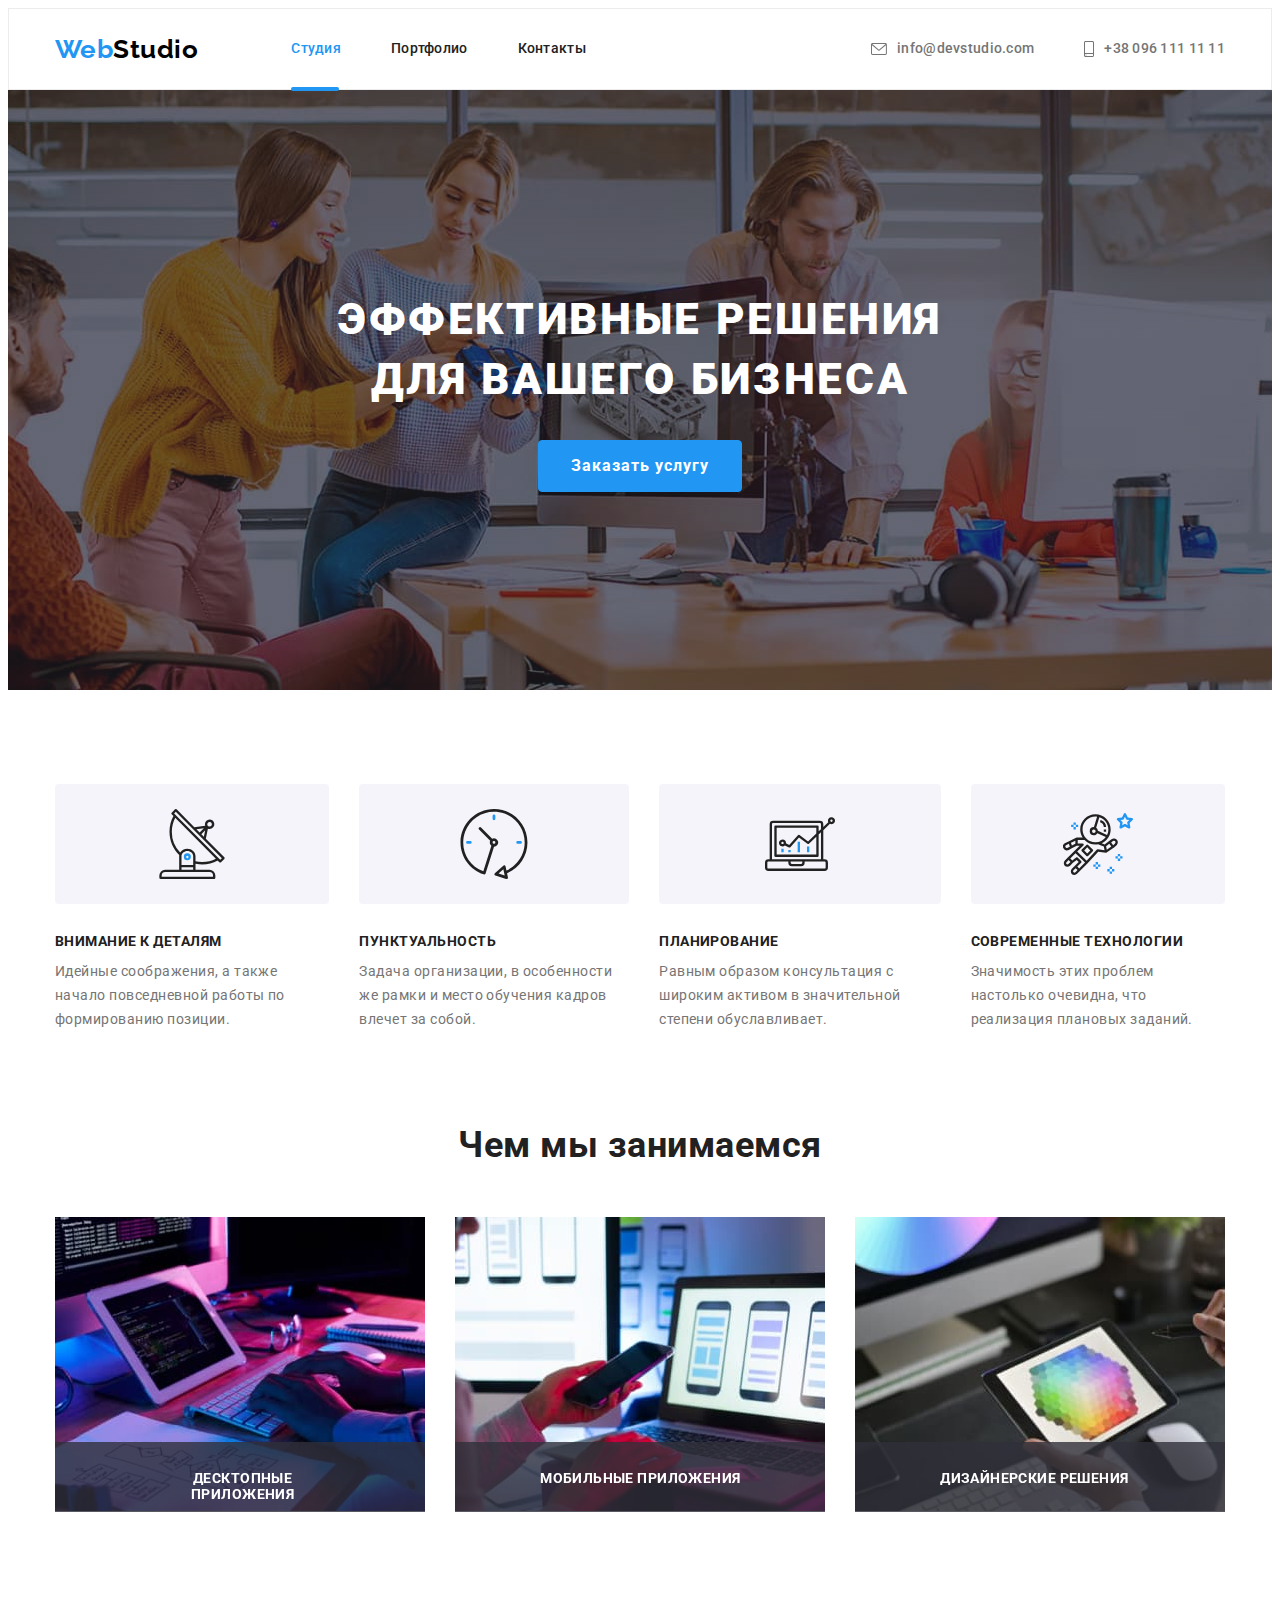
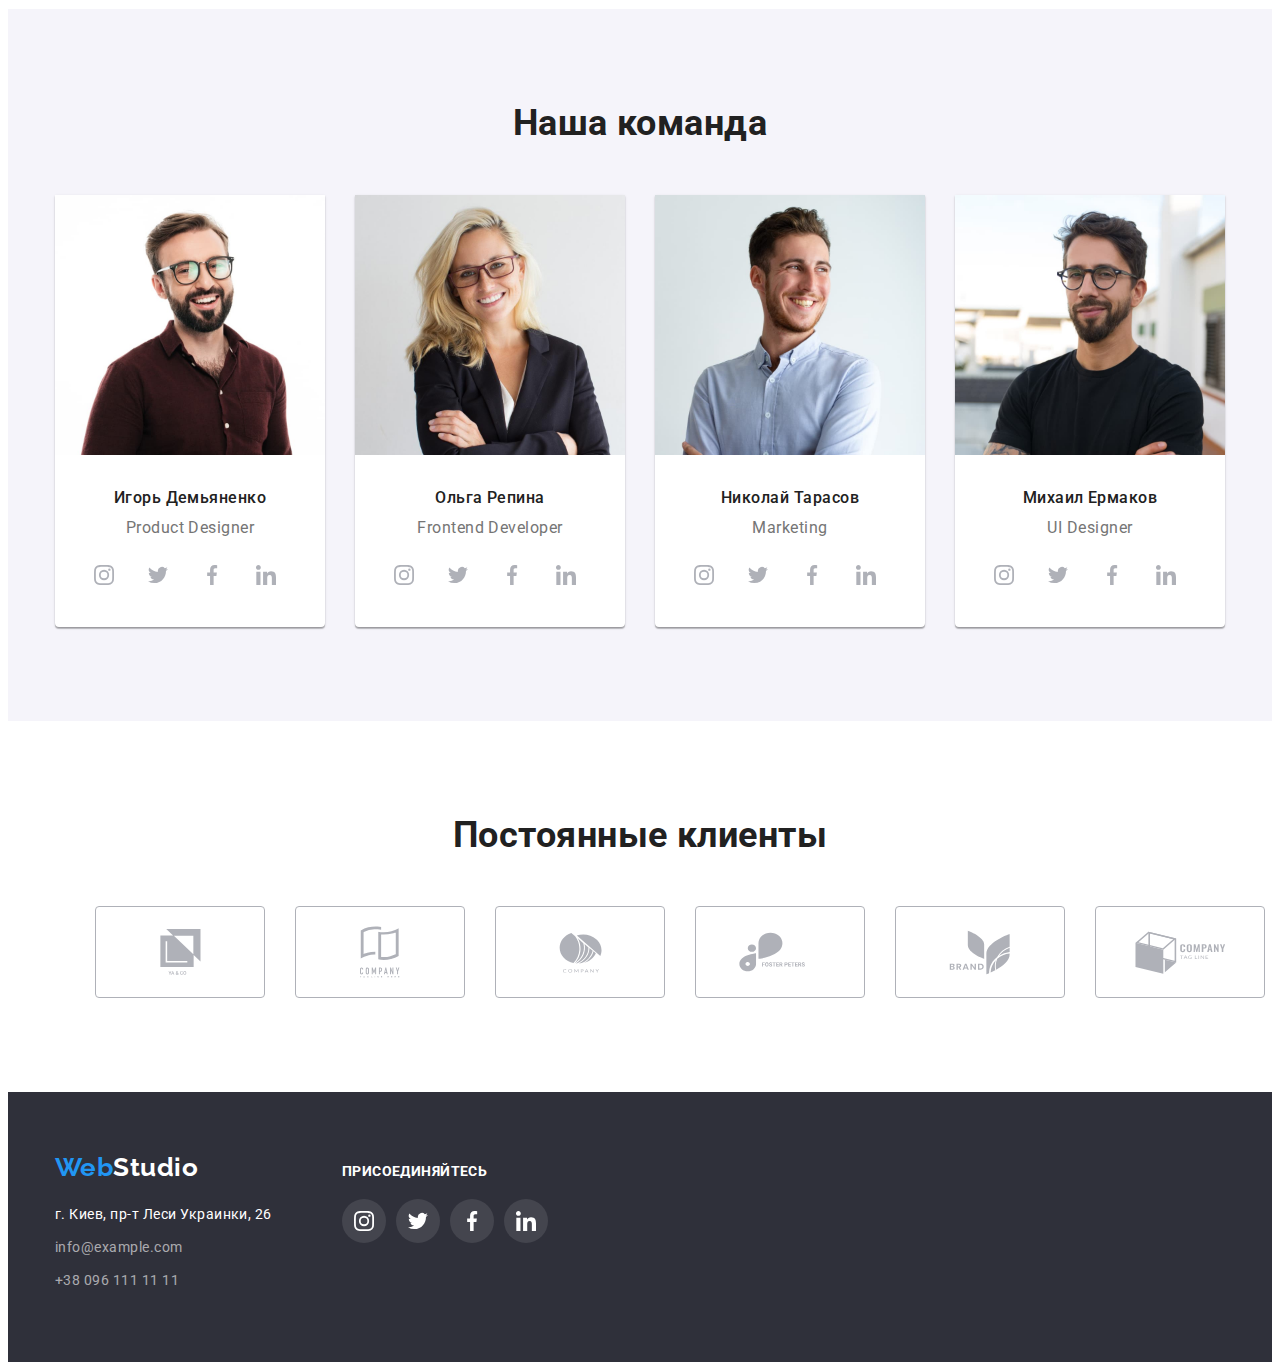
<file: index.html>
<!DOCTYPE html>
<html lang="ru">
  <head>
    <meta charset="UTF-8" />
    <meta http-equiv="X-UA-Compatible" content="IE=edge" />
    <meta name="viewport" content="width=device-width, initial-scale=1.0" />
    <title>Document</title>
    <link
      href="https://fonts.googleapis.com/css2?family=Raleway:wght@700&family=Roboto:wght@400;500;700;900&display=swap"
      rel="stylesheet"
    />
    <link
      rel="stylesheet"
      href="https://cdnjs.cloudflare.com/ajax/libs/modern-normalize/1.1.0/modern-normalize.min.css"
      integrity="sha512-wpPYUAdjBVSE4KJnH1VR1HeZfpl1ub8YT/NKx4PuQ5NmX2tKuGu6U/JRp5y+Y8XG2tV+wKQpNHVUX03MfMFn9Q=="
      crossorigin="anonymous"
      referrerpolicy="no-referrer"
    />
    <link rel="stylesheet" href="./css/styles.css" />
  </head>
  <body class="page">
    <!-- Шапка -->
    <header>
      <div class="container">
        <nav class="main-nav-cont">
          <a href="./index.html" class="logo"
            ><span class="logo-part">Web</span
            ><span class="logo-parttwo">Studio</span></a
          >
          <ul class="site-nav list">
            <li class="nav-item">
              <a href="./index.html" class="link nav-active nav-active-studio"
                >Студия</a
              >
            </li>

            <li class="nav-item">
              <a href="./portfolio.html" class="link">Портфолио</a>
            </li>
            <li class="nav-item"><a href="" class="link">Контакты</a></li>
          </ul>

          <ul class="contact list">
            <li class="contact-item">
              <a href="mailto:info@devstudio.com" class="info"
                ><svg class="icon-letter">
                  <use href="./images/icon/icons.svg#letter"></use>
                </svg>
                info@devstudio.com</a
              >
            </li>
            <li class="contact-item">
              <a href="tel:+380961111111" class="info"
                ><svg class="icon-smartphone">
                  <use href="./images/icon/icons.svg#smartphone"></use>
                </svg>
                +38 096 111 11 11</a
              >
            </li>
          </ul>
        </nav>
      </div>
    </header>
    <!-- Уникальный контент страницы -->
    <main>
      <!-- Герой -->
      <section class="hero">
        <div class="container hero-center">
          <h1 class="hero-title">
            Эффективные решения <br />
            для вашего бизнеса
          </h1>
          <button data-modal-open type="button" class="button-general">
            Заказать услугу
          </button>
          <!-- Модальное окно -->
          <div class="backdrop is-hidden" data-modal>
            <div class="modal">
              <button class="btn-close" data-modal-close type="button">
                <svg class="close-svg">
                  <use href="./images/icon/icons.svg#vector"></use>
                </svg>
              </button>
            </div>
          </div>
        </div>
      </section>
      <!-- Пункты эфективного бизнеса -->
      <section class="section">
        <div class="container">
          <h2 class="opacity">Пункты эфективного бизнеса</h2>
          <ul class="list items-way">
            <li class="li-way icon-antena">
              <div class="container-tile">
                <svg class="">
                  <use href="./images/icon/icons.svg#antenna"></use>
                </svg>
              </div>
              <h3 class="subtitle">Внимание к деталям</h3>
              <p class="item">
                Идейные соображения, а также начало повседневной работы по
                формированию позиции.
              </p>
            </li>
            <li class="li-way icon-clock">
              <div class="container-tile">
                <svg class="">
                  <use href="./images/icon/icons.svg#clock"></use>
                </svg>
              </div>
              <h3 class="subtitle">Пунктуальность</h3>
              <p class="item">
                Задача организации, в особенности же рамки и место обучения
                кадров влечет за собой.
              </p>
            </li>
            <li class="li-way icon-diagram">
              <div class="container-tile">
                <svg class="">
                  <use href="./images/icon/icons.svg#diagram"></use>
                </svg>
              </div>
              <h3 class="subtitle">Планирование</h3>
              <p class="item">
                Равным образом консультация с широким активом в значительной
                степени обуславливает.
              </p>
            </li>
            <li class="li-way icon-cosmonavt">
              <div class="container-tile">
                <svg class="">
                  <use href="./images/icon/icons.svg#cosmonavt"></use>
                </svg>
              </div>
              <h3 class="subtitle">Современные технологии</h3>
              <p class="item">
                Значимость этих проблем настолько очевидна, что реализация
                плановых заданий.
              </p>
            </li>
          </ul>
        </div>
      </section>
      <!-- Род занятий -->
      <section class="section-doing">
        <div class="container">
          <h2 class="doing">Чем мы занимаемся</h2>
          <ul class="list doing-ul">
            <li class="doing-li">
              <div class="doing-bgc">
                <h3 class="doing-title">Десктопные приложения</h3>
                <img
                  src="./images/img/coder.jpg"
                  alt="кодирование на планшете"
                  width="370"
                />
              </div>
            </li>
            <li class="doing-li">
              <div class="doing-bgc">
                <h3 class="doing-title">Мобильные приложения</h3>
                <img
                  src="./images/img/format.jpg"
                  alt="оптимизация под мобильную версию на ноутбуке"
                  width="370"
                />
              </div>
            </li>
            <li class="doing-li">
              <div class="doing-bgc">
                <h3 class="doing-title">Дизайнерские решения</h3>
                <img
                  src="./images/img/color.jpg"
                  alt="стилизация на планшете"
                  width="370"
                />
              </div>
            </li>
          </ul>
        </div>
      </section>
      <!-- Команда -->
      <section class="section section-team">
        <div class="container">
          <h2 class="team">Наша команда</h2>
          <ul class="list team-ul">
            <li class="team-li">
              <img
                src="./images/img/productdesigner.jpg"
                alt="Product Designer"
                width="270"
              />
              <div class="text-team">
                <h3 class="name-team">Игорь Демьяненко</h3>
                <p lang="en" class="item-team">Product Designer</p>

                <ul class="social-team">
                  <li>
                    <a class="logo-social" href=""
                      ><svg>
                        <use href="./images/icon/icons.svg#insta"></use>
                      </svg>
                    </a>
                  </li>
                  <li>
                    <a class="logo-social" href=""
                      ><svg>
                        <use href="./images/icon/icons.svg#twitter"></use>
                      </svg>
                    </a>
                  </li>
                  <li>
                    <a class="logo-social" href=""
                      ><svg>
                        <use href="./images/icon/icons.svg#facebook"></use>
                      </svg>
                    </a>
                  </li>
                  <li>
                    <a class="logo-social" href="">
                      <svg>
                        <use href="./images/icon/icons.svg#linkin"></use>
                      </svg>
                    </a>
                  </li>
                </ul>
              </div>
            </li>
            <li class="team-li">
              <img
                src="./images/img/frontenddeveloper.jpg"
                alt="Frontend Developer"
                width="270"
              />
              <div class="text-team">
                <h3 class="name-team">Ольга Репина</h3>
                <p lang="en" class="item-team">Frontend Developer</p>
                <ul class="social-team">
                  <li>
                    <a class="logo-social" href=""
                      ><svg>
                        <use href="./images/icon/icons.svg#insta"></use>
                      </svg>
                    </a>
                  </li>
                  <li>
                    <a class="logo-social" href=""
                      ><svg >
                        <use href="./images/icon/icons.svg#twitter"></use>
                      </svg>
                    </a>
                  </li>
                  <li>
                    <a class="logo-social" href=""
                      ><svg >
                        <use href="./images/icon/icons.svg#facebook"></use>
                      </svg>
                    </a>
                  </li>
                  <li>
                    <a class="logo-social" href="">
                      <svg >
                        <use href="./images/icon/icons.svg#linkin"></use>
                      </svg>
                    </a>
                  </li>
                </ul>
              </div>
            </li>
            <li class="team-li">
              <img
                src="./images/img/marketing.jpg"
                alt="Marketing"
                width="270"
              />
              <div class="text-team">
                <h3 class="name-team">Николай Тарасов</h3>
                <p lang="en" class="item-team">Marketing</p>
                <ul class="social-team">
                  <li>
                    <a class="logo-social" href=""
                      ><svg>
                        <use href="./images/icon/icons.svg#insta"></use>
                      </svg>
                    </a>
                  </li>
                  <li>
                    <a class="logo-social" href=""
                      ><svg >
                        <use href="./images/icon/icons.svg#twitter"></use>
                      </svg>
                    </a>
                  </li>
                  <li>
                    <a class="logo-social" href=""
                      ><svg>
                        <use href="./images/icon/icons.svg#facebook"></use>
                      </svg>
                    </a>
                  </li>
                  <li>
                    <a class="logo-social" href="">
                      <svg>
                        <use href="./images/icon/icons.svg#linkin"></use>
                      </svg>
                    </a>
                  </li>
                </ul>
              </div>
            </li>
            <li class="team-li">
              <img
                src="./images/img/uidesigner.jpg"
                alt="UI Designer"
                width="270"
              />
              <div class="text-team">
                <h3 class="name-team">Михаил Ермаков</h3>
                <p lang="en" class="item-team">UI Designer</p>
                <ul class="social-team">
                  <li>
                    <a class="logo-social" href=""
                      ><svg>
                        <use href="./images/icon/icons.svg#insta"></use>
                      </svg>
                    </a>
                  </li>
                  <li>
                    <a class="logo-social" href=""
                      ><svg>
                        <use href="./images/icon/icons.svg#twitter"></use>
                      </svg>
                    </a>
                  </li>
                  <li>
                    <a class="logo-social" href=""
                      ><svg>
                        <use href="./images/icon/icons.svg#facebook"></use>
                      </svg>
                    </a>
                  </li>
                  <li>
                    <a class="logo-social" href="">
                      <svg >
                        <use href="./images/icon/icons.svg#linkin"></use>
                      </svg>
                    </a>
                  </li>
                </ul>
              </div>
            </li>
          </ul>
        </div>
      </section>
      <!-- Постоянные клиенты -->
      <section class="section">
        <div class="container">
          <h2 class="always-clines">Постоянные клиенты</h2>

          <ul class="wrapper-container">
            <li class="clines-container">
              <a href=""
                ><svg class="clines yaco">
                  <use href="./images/icon/icons.svg#yaco"></use></svg
              ></a>
            </li>
            <li class="clines-container">
              <a href=""
                ><svg class="clines company-here">
                  <use href="./images/icon/icons.svg#company-here"></use></svg
              ></a>
            </li>
            <li class="clines-container">
              <a href=""
                ><svg class="clines company">
                  <use href="./images/icon/icons.svg#company"></use></svg
              ></a>
            </li>
            <li class="clines-container">
              <a href="">
                <svg class="clines foster-peters">
                  <use href="./images/icon/icons.svg#foster-peters"></use></svg
              ></a>
            </li>
            <li class="clines-container">
              <a href=""
                ><svg class="clines brand">
                  <use href="./images/icon/icons.svg#brand"></use></svg
              ></a>
            </li>
            <li class="clines-container">
              <a href=""
                ><svg class="clines tag-line">
                  <use href="./images/icon/icons.svg#tag-line"></use></svg
              ></a>
            </li>
          </ul>
        </div>
      </section>
    </main>
    <!-- Подвал -->
    <footer class="footer">
      <div class="container">
        <div class="footer-container">
          <div>
            <a href="./index.html" class="logo"
              ><span class="logo-part">Web</span
              ><span class="logo-low">Studio</span></a
            >
            <ul class="contact-footer list">
              <li class="map-li">
                <a
                  href="https://www.google.com.ua/maps/place/%D0%B1%D1%83%D0%BB.+%D0%9B%D0%B5%D1%81%D0%B8+%D0%A3%D0%BA%D1%80%D0%B0%D0%B8%D0%BD%D0%BA%D0%B8,+26,+%D0%9A%D0%B8%D0%B5%D0%B2,+02000/@50.4265807,30.5361971,17z/data=!3m1!4b1!4m5!3m4!1s0x40d4cf0e033ecbe9:0x57a4dffefec77da0!8m2!3d50.4265807!4d30.5383858?hl=ru"
                  target="_blank"
                  rel="noopener noreferrer"
                  class="map"
                  >г. Киев, пр-т Леси Украинки, 26</a
                >
              </li>
              <li class="info-li">
                <a href="mailto:info@example.com" class="info-footer"
                  >info@example.com</a
                >
              </li>
              <li class="info-li">
                <a href="tel:+380961111111" class="info-footer"
                  >+38 096 111 11 11</a
                >
              </li>
            </ul>
          </div>
          <div class="join-container">
            <h2 class="injoin">присоединяйтесь</h2>
            <ul class="icon-footer">
              <li>
                <a href=""
                  ><svg>
                    <use href="./images/icon/icons.svg#insta"></use>
                  </svg>
                </a>
              </li>
              <li>
                <a href=""
                  ><svg>
                    <use href="./images/icon/icons.svg#twitter"></use>
                  </svg>
                </a>
              </li>
              <li>
                <a href="">
                  <svg>
                    <use href="./images/icon/icons.svg#facebook"></use>
                  </svg>
                </a>
              </li>
              <li>
                <a href=""
                  ><svg>
                    <use href="./images/icon/icons.svg#linkin"></use>
                  </svg>
                </a>
              </li>
            </ul>
          </div>
        </div>
      </div>
    </footer>
    <script src="./js/modal.js"></script>
  </body>
</html>
</file>
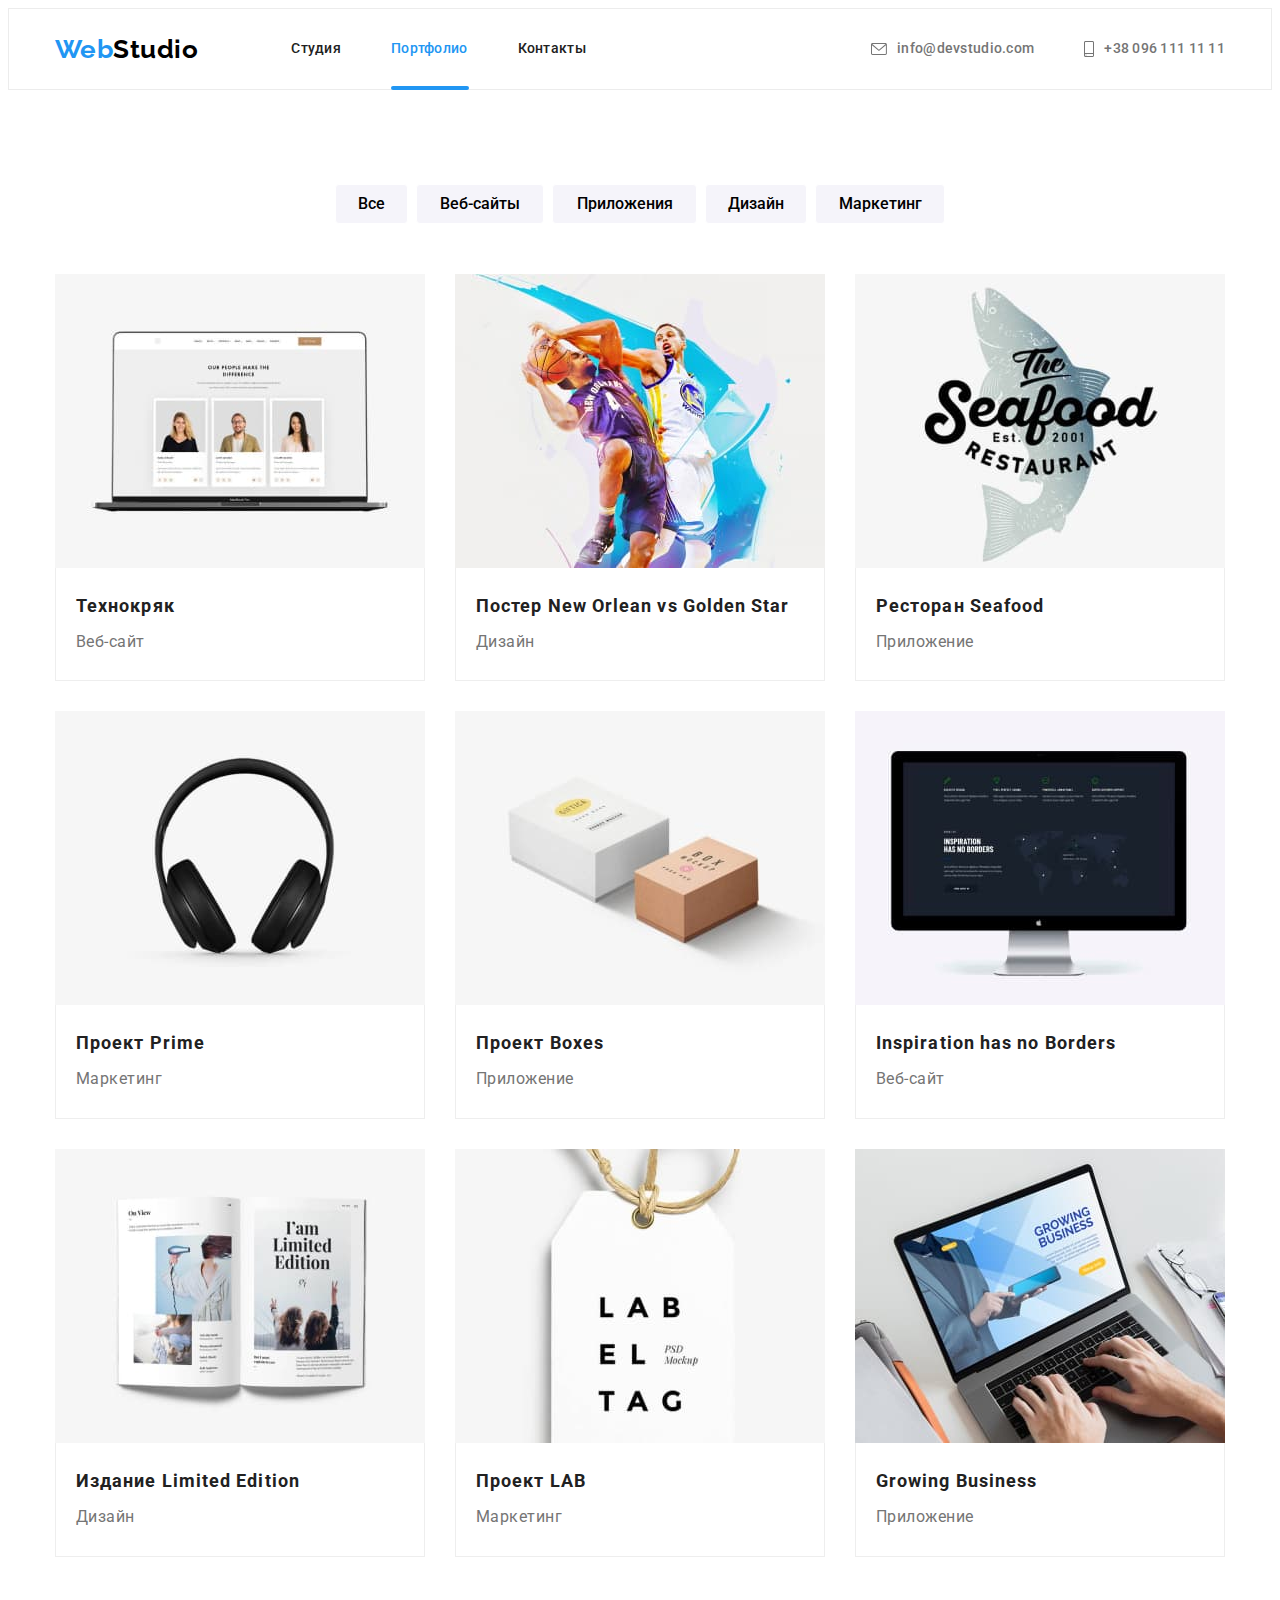
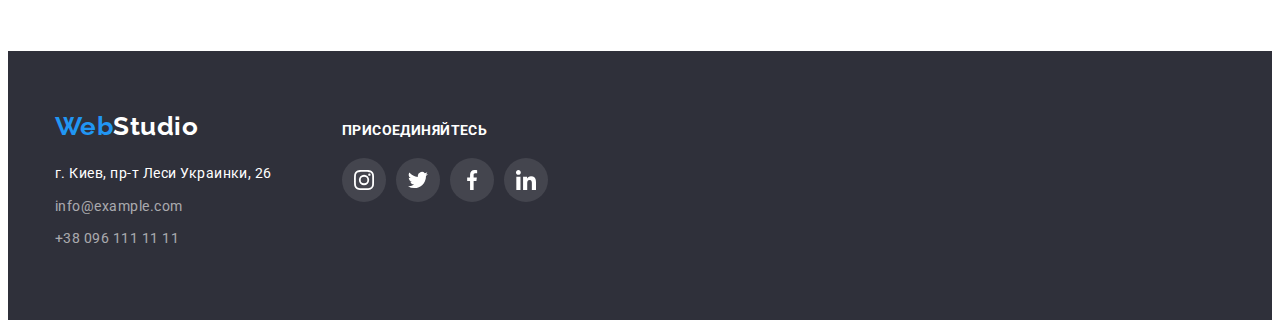
<file: portfolio.html>
<!DOCTYPE html>
<html lang="ru">
  <head>
    <meta charset="UTF-8" />
    <meta http-equiv="X-UA-Compatible" content="IE=edge" />
    <meta name="viewport" content="width=device-width, initial-scale=1.0" />
    <title>Document</title>
    <link
      href="https://fonts.googleapis.com/css2?family=Raleway:wght@700&family=Roboto:wght@400;500;700;900&display=swap"
      rel="stylesheet"
    />
    <link
      rel="stylesheet"
      href="https://cdnjs.cloudflare.com/ajax/libs/modern-normalize/1.1.0/modern-normalize.min.css"
      integrity="sha512-wpPYUAdjBVSE4KJnH1VR1HeZfpl1ub8YT/NKx4PuQ5NmX2tKuGu6U/JRp5y+Y8XG2tV+wKQpNHVUX03MfMFn9Q=="
      crossorigin="anonymous"
      referrerpolicy="no-referrer"
    />
    <link rel="stylesheet" href="./css/styles.css" />
  </head>
  <body>
    <!-- Шапка -->
    <header>
      <div class="container">
        <nav class="main-nav-cont">
          <a href="./index.html" class="logo"
            ><span class="logo-part">Web</span
            ><span class="logo-parttwo">Studio</span></a
          >
          <ul class="site-nav list">
            <li class="nav-item">
              <a href="./index.html" class="link">Студия</a>
            </li>
            <li class="nav-item">
              <a href="./portfolio.html" class="link nav-active nav-active-portfolio">Портфолио</a>
               
            </li>
            <div class="portfolio-line"></div>
            <li class="nav-item"><a href="" class="link">Контакты</a></li>
          </ul>

          <ul class="contact list">
            <li class="contact-item">
              <a href="mailto:info@devstudio.com" class="info"
                ><svg class="icon-letter">
                  <use href="./images/icon/icons.svg#letter"></use>
                </svg>
                info@devstudio.com</a
              >
            </li>
            <li class="contact-item">
              <a href="tel:+380961111111" class="info"
                ><svg class="icon-smartphone">
                  <use href="./images/icon/icons.svg#smartphone"></use>
                </svg>
                +38 096 111 11 11</a
              >
            </li>
          </ul>
        </nav>
      </div>
    </header>
    <!-- Герой -->
    <main>
      <!-- Кнопки портфолио -->
      <section class="section">
        <div class="container">
          <h1 class="opacity">Портфолио</h1>
          <ul class="list btn-portfolio">
            <li class="list-portfolio-btn">
              <button type="button" class="secondary-button button-all">
                Все
              </button>
            </li>
            <li class="list-portfolio-btn">
              <button type="button" class="secondary-button button-web">
                Веб-сайты
              </button>
            </li>
            <li class="list-portfolio-btn">
              <button type="button" class="secondary-button button-app">
                Приложения
              </button>
            </li>
            <li class="list-portfolio-btn">
              <button type="button" class="secondary-button button-dis">
                Дизайн
              </button>
            </li>
            <li class="list-portfolio-btn">
              <button type="button" class="secondary-button button-marketing">
                Маркетинг
              </button>
            </li>
          </ul>
          <!-- Список портфолио -->
          <ul class="list list-portfolio">
            <li class="li-portfolio">
              <div class="portfolio-fon">
              <img
                src="./images/img-page-two/tehnokryak.jpg"
                alt="ноутбук"
                width="370"
              /> <div class="portfolio-p"><p>Ресурс предлагает комплексные предложения с разным уровнем функционала и сервисов. Все это позволит посетителю получить исчерпывающие сведения о компании или частном лице.</p>
              </div>
           
              </div>
              <div class="items-li">
                <h2 class="item-portfolio">Технокряк</h2>
                <p class="direction">Веб-сайт</p>
              </div>
            </li>
            <li class="li-portfolio">
               <div class="portfolio-fon">
              <img
                src="./images/img-page-two/poster.jpg"
                alt="постер баскетбол"
                width="370"
              /> <div class="portfolio-p"><p>Ресурс предлагает комплексные предложения с разным уровнем функционала и сервисов. Все это позволит посетителю получить исчерпывающие сведения о компании или частном лице.</p>
              </div>
           
              </div>
              <div class="items-li">
                <h2 class="item-portfolio">Постер New Orlean vs Golden Star</h2>
                <p class="direction">Дизайн</p>
              </div>
            </li>
            <li class="li-portfolio">
               <div class="portfolio-fon">
              <img
                src="./images/img-page-two/restaurant.jpg"
                alt="ресторан"
                width="370"
              /> <div class="portfolio-p"><p>Ресурс предлагает комплексные предложения с разным уровнем функционала и сервисов. Все это позволит посетителю получить исчерпывающие сведения о компании или частном лице.</p>
              </div>
           
              </div>
              <div class="items-li">
                <h2 class="item-portfolio">Ресторан Seafood</h2>
                <p class="direction">Приложение</p>
              </div>
            </li>
            <li class="li-portfolio">
               <div class="portfolio-fon">
              <img
                src="./images/img-page-two/prime.jpg"
                alt="наушники"
                width="370"
              /> <div class="portfolio-p"><p>Ресурс предлагает комплексные предложения с разным уровнем функционала и сервисов. Все это позволит посетителю получить исчерпывающие сведения о компании или частном лице.</p>
              </div>
           
              </div>
              <div class="items-li">
                <h2 class="item-portfolio">Проект Prime</h2>
                <p class="direction">Маркетинг</p>
              </div>
            </li>
            <li class="li-portfolio">
               <div class="portfolio-fon">
              <img
                src="./images/img-page-two/box.jpg"
                alt="коробка"
                width="370"
              /> <div class="portfolio-p"><p>Ресурс предлагает комплексные предложения с разным уровнем функционала и сервисов. Все это позволит посетителю получить исчерпывающие сведения о компании или частном лице.</p>
              </div>
           
              </div>
              <div class="items-li">
                <h2 class="item-portfolio">Проект Boxes</h2>
                <p class="direction">Приложение</p>
              </div>
            </li>
            <li class="li-portfolio">
              <div class="portfolio-fon">
              <img
                src="./images/img-page-two/borders.jpg"
                alt="монитор"
                width="370"
              />
              <div class="portfolio-p"><p>Ресурс предлагает комплексные предложения с разным уровнем функционала и сервисов. Все это позволит посетителю получить исчерпывающие сведения о компании или частном лице.</p>
              </div>
           
              </div>
              <div class="items-li">
                <h2 lang="en" class="item-portfolio">
                  Inspiration has no Borders
                </h2>
                <p class="direction">Веб-сайт</p>
              </div>
            </li>
            <li class="li-portfolio">
              <div class="portfolio-fon">
              <img
                src="./images/img-page-two/limedition.jpg"
                alt="журнал"
                width="370"
              />   <div class="portfolio-p"><p>Ресурс предлагает комплексные предложения с разным уровнем функционала и сервисов. Все это позволит посетителю получить исчерпывающие сведения о компании или частном лице.</p>
              </div>
           
              </div>
              <div class="items-li">
                <h2 class="item-portfolio">Издание Limited Edition</h2>
                <p class="direction">Дизайн</p>
              </div>
            </li>
            <li class="li-portfolio">
               <div class="portfolio-fon">
              <img
                src="./images/img-page-two/lab.jpg"
                alt="бирка"
                width="370"
              /> <div class="portfolio-p"><p>Ресурс предлагает комплексные предложения с разным уровнем функционала и сервисов. Все это позволит посетителю получить исчерпывающие сведения о компании или частном лице.</p>
              </div>
           
              </div>
              <div class="items-li">
                <h2 class="item-portfolio">Проект LAB</h2>
                <p class="direction">Маркетинг</p>
              </div>
            </li>
            <li class="li-portfolio">
               <div class="portfolio-fon">
              <img
                src="./images/img-page-two/business.jpg"
                alt="ноутбук"
                width="370"
              />
              <div class="portfolio-p"><p>Ресурс предлагает комплексные предложения с разным уровнем функционала и сервисов. Все это позволит посетителю получить исчерпывающие сведения о компании или частном лице.</p>
              </div>
           
              </div>
              <div class="items-li">
                <h2 lang="en" class="item-portfolio">Growing Business</h2>
                <p class="direction">Приложение</p>
              </div>
            </li>
          </ul>
        </div>
      </section>
    </main>
    <!--  Подвал -->
        <footer class="footer">
      <div class="container">
        <div class="footer-container">
          <div>
          <a href="./index.html" class="logo"
          ><span class="logo-part">Web</span
          ><span class="logo-low">Studio</span></a
        >
        <ul class="contact-footer list">
          <li class="map-li">
            <a
              href="https://www.google.com.ua/maps/place/%D0%B1%D1%83%D0%BB.+%D0%9B%D0%B5%D1%81%D0%B8+%D0%A3%D0%BA%D1%80%D0%B0%D0%B8%D0%BD%D0%BA%D0%B8,+26,+%D0%9A%D0%B8%D0%B5%D0%B2,+02000/@50.4265807,30.5361971,17z/data=!3m1!4b1!4m5!3m4!1s0x40d4cf0e033ecbe9:0x57a4dffefec77da0!8m2!3d50.4265807!4d30.5383858?hl=ru"
              target="_blank"
              rel="noopener noreferrer"
              class="map"
              >г. Киев, пр-т Леси Украинки, 26</a
            >
          </li>
          <li class="info-li">
            <a href="mailto:info@example.com" class="info-footer"
              >info@example.com</a
            >
          </li>
          <li class="info-li">
            <a href="tel:+380961111111" class="info-footer"
              >+38 096 111 11 11</a
            >
          </li>         
        </ul>
      </div>
      <div class="join-container">
                     <h2 class="injoin">присоединяйтесь</h2>
             <ul class="icon-footer">
              <li><a href=""><svg>
            <use href="./images/icon/icons.svg#insta"></use>
          </svg>
        </a>
      </li>
              <li><a href=""><svg>
            <use href="./images/icon/icons.svg#twitter"></use>
          </svg>
        </a>
      </li>
              <li><a href=""> <svg>
            <use href="./images/icon/icons.svg#facebook"></use>
          </svg>
        </a>
      </li>
              <li><a href=""><svg>
            <use href="./images/icon/icons.svg#linkin"></use>
          </svg>
        </a>
      </li>
        </ul>
        </div>
        </div>
      </div>
    </footer>
  </body>
</html>
</file>
<file: css/styles.css>
html {
  box-sizing: border-box;
}
*,
*::after,
*::before {
 box-sizing: inherit; 
}

:root {
  --primary-text-color:#212121;
  --primary-bg-color:#FFFFFF;
  --accent-color: #2196F3;
  --block-background-color: rgba(47, 48, 58, 0.4);
  --info-color-footer: rgba(255, 255, 255, 0.6);
  --item-contact:#757575;
  --part-of-logo: #000000;
  --secondary-button-color:#F5F4FA;
  --border-color-head:#ECECEC;
  --border-color-portfolio: #EEEEEE;
  --footer-color: #2F303A;
}

body {
  background-color: var(--primary-bg-color);
  color: var(--primary-text-color);
  font-family: Roboto, sans-serif;
  letter-spacing: 0.03em;
}
.container {
  width: 1200px;
  padding-left: 15px;
  padding-right: 15px;
  margin-left: auto;
  margin-right: auto;
}
h1,
h2,
h3,
p,
ul {
margin-top: 0;
margin-bottom: 0; }

header {
  border: 1px solid var(--border-color-head);
}
/* logo */
.logo {
  color: var(--part-of-logo);
  text-decoration: none;

  font-family: Raleway, sans-serif;
    font-size: 26px;
    line-height: 1.19;
    font-weight: 700;
}
.logo-part {
  color:var(--accent-color);
}
.logo-parttwo {
  color: var(--part-of-logo);
}
.logo-low {
  color: var(--primary-bg-color);
}
/* Util */
.list {
  list-style: none;
  margin-top: 0;
  margin-bottom: 0;
  padding-left: 0;
}
/* site-nav */
.main-nav-cont {
  display: flex;
  align-items: center;

}


.site-nav {
    display: flex;
    position: relative;
    font-weight: 500;
    font-size: 14px;
    line-height: 1.14;
    letter-spacing: 0.02em;
    margin-left: 93px;
    color: #212121;
}
.site-nav a {
  transition: color 250ms cubic-bezier(0.4, 0, 0.2, 1);
}
.nav-active-studio::after {
  content: '';
  display: block;
  position: absolute;
  bottom: -2px;
  background-color: #2196F3;
  width: 48px;
  height: 4px;
  border-radius: 2px;
  border: none;
  transition: transform 250ms cubic-bezier(0.4, 0, 0.2, 1);
}

.nav-active-studio:hover::after {
  transform:scaleX(0.5);
}
.nav-active-portfolio::after {
  display: block;
  content: '';
  position: absolute;
  bottom: -1px;
  background-color: #2196F3;
  width: 78px;
  height: 4px;
  border-radius: 2px;
  border: none;
  transition: transform 250ms cubic-bezier(0.4, 0, 0.2, 1);
}
.nav-active-portfolio:hover::after {
  transform: scaleX(0.5);
}
.site-nav .nav-item:not(:last-child) {
margin-right: 50px;
}
.site-nav a:hover,
.site-nav a:focus {
  color:var(--accent-color);
}
.site-nav .link {
  display: flex;
  padding-top: 32px;
  padding-bottom: 32px;
}

.link {
 text-decoration: none;
 color: var(--primary-text-color);
}
.nav-active {
  color: var(--accent-color);
}
.portfolio {
  color: var(--accent-color);
}
/* contact */
.contact {
  display: flex;
  margin-left: auto;

  color:var(--item-contact);
  font-weight: 500;
  font-size: 14px;
  line-height: 1.14;
  letter-spacing: 0.02em;
}


/* logo letter phone */
.icon-letter {
 width: 16px;
 height: 12px;
 margin-right: 10px;
fill: currentColor;
}
.icon-smartphone {
  width: 10px;
  height: 16px;
  margin-right: 10px;
  fill: currentColor;
  
}
.icon-smartphone:hover,
.icon-smartphone:focus {
  fill: var(--accent-color);
  cursor: pointer;
}

.icon-smartphone:hover,
.icon-smartphone:focus {
  fill: var(--accent-color);
  cursor: pointer;
}



.contact .contact-item:not(:last-child) {
  margin-right: 50px;
}
.contact .info:hover,
.contact .info:focus {
  color: var(--accent-color);
}
.icon-letter .icon-smartphone:hover {
  color: var(--accent-color);
}
/* logo-contact */
.contact-item {
  display: flex;
}

.info {
  text-decoration: none;
  color: var(--item-contact);
  display: flex;
  align-items: center;

  transition: color 250ms cubic-bezier(0.4, 0, 0.2, 1);
}
/* Hero */

.hero-title {
  margin-top: 0;
  margin-bottom: 30px;

  color: var(--primary-bg-color);
    font-weight: 900;
    font-size: 44px;
    line-height: 1.36;
    letter-spacing: 0.06em;
    text-align: center;
    text-transform: uppercase;

}
.hero {
  background-color: var(--footer-color);
  text-align: center;
  padding-top: 200px;
  padding-bottom: 200px;
  max-width: 1600px;
  margin-left: auto;
  margin-right: auto;
  height: 600px;

  background-image: linear-gradient(to right,
        var(--block-background-color),
        var(--block-background-color)),
      url(../images/img/hero.jpg);
  background-repeat: no-repeat;
  background-size: cover;
  background-position: center;

}
.section {
 padding-top: 94px;
 padding-bottom: 94px;
}
/* items effective way */
.items-way {
  display: flex;
}
.container-tile {
  height: 120px;
  display: flex;
  background-color: var(--secondary-button-color);
  border-radius: 4px;
  margin-bottom: 30px;
  justify-content: center;
}

.container-tile svg {
  width: 70px;
}

.items-way .li-way:not(:last-child) {
  margin-right: 30px;
}
/* icon */

.subtitle {
    font-weight: 700;
    font-size: 14px;
    line-height: 1.14;
    text-transform: uppercase;
    margin-top: 0;
    margin-bottom: 10px;
    display: flex;
}

.opacity {
  opacity: 0;
  display: none;
  cursor: pointer;
}
/* item */
.item {
    color:var(--item-contact);
    font-size: 14px;
    line-height: 1.7;
    margin-top: 0;
}
/* Doing */
.section-doing {
  padding-bottom: 94px;
}
.doing-ul {
  display: flex;
}
.doing-ul .doing-li:not(:last-child) {
  margin-right: 30px;
}
.doing-bgc {
  position: relative;
}
.doing-bgc::before {
  content: '';
  display: inline-block;
  width: 100%;
  height: 70px;
  position: absolute;
  bottom: 3px;
  background: rgba(47, 48, 58, 0.8);
}
.doing-title {
  width: 205px;
    height: 16px;
    bottom: 0;
     right: 0;
  font-size: 14px;
  line-height: 16px;
  text-align: center;
  letter-spacing: 0.03em;
  text-transform: uppercase;
  color: #FFFFFF;
  display: flex;
  position: absolute;
  top: 85%;
  left: 23%;
  z-index: 1;

}

.doing {
    font-weight: 700;
    font-size: 36px;
    line-height: 1.16;
    margin-top: 0;
    margin-bottom: 50px;
    text-align: center;
}
/* team */
.section-team {
  background-color: var(--secondary-button-color);
}
.team-ul {
  display: flex;
}
.team-li {
  background-color: var(--primary-bg-color);
  box-shadow: 0px 1px 3px rgba(0, 0, 0, 0.12), 0px 1px 1px rgba(0, 0, 0, 0.14), 0px 2px 1px rgba(0, 0, 0, 0.2);
    border-radius: 0px 0px 4px 4px;
}
.team-ul .team-li:not(:last-child) {
  margin-right: 30px;
}
.team {
    font-weight: 700;
    font-size: 36px;
    line-height: 1.16;
    margin-top: 0;
    margin-bottom: 50px;
    text-align: center;
}
.text-team {
  text-align: center;
  padding-top: 30px;
  padding-bottom: 30px;

}
.name-team {
    font-weight: 500;
    font-size: 16px;
    line-height: 1.18;
    margin-top: 0;
    margin-bottom: 10px;
}
.item-team {
  color: var(--item-contact);
  font-size: 16px;
  line-height: 19px;
  margin-top: 0;
  
}
.social-team {
  list-style: none;
  display: flex;
  justify-content: center;
  padding: 0;
  margin-top: 16px;
 
}
.logo-social {
  display: block;
  border-radius: 50%;
  fill: #afb1b8;
  width: 44px;
  height: 44px;
  cursor: pointer;

  transition: fill, background-color, color 250ms cubic-bezier(0.4, 0, 0.2, 1);
}
.logo-social svg {
  width: inherit;
  height: inherit;
}
.social-team li {
  margin-right: 10px;
}
.logo-social:hover,
.social-team a:focus .logo-social {
  fill: var(--primary-bg-color);
  background-color: var(--accent-color);
}

*,
*:focus,
*:hover {
  outline: none;
}

    /* var(--primary-bg-color)
    fill="#afb1b8" style="fill:var(--color3, #afb1b8)" */
/* Постоянные клиенты */
.always-clines {
  font-weight: 700;
  font-size: 36px;
  line-height: 1.16;
  margin-top: 0;
  margin-bottom: 50px;
  text-align: center;
}
.wrapper-container {
  display: flex;
  gap: 30px;
}
.clines-container {
  display: flex;
  align-items: center;
  width: 170px;
  height: 92px;
  border: 1px solid #AFB1B8;
  border-radius: 4px;
  justify-content: center;

  transition: border 250ms cubic-bezier(0.4, 0, 0.2, 1);
}
.clines  {
  width: 41px;
  height: 46px;
  fill:#afb1b8 ;
  transition: fill 250ms cubic-bezier(0.4, 0, 0.2, 1);
}
.clines-container:hover, .clines-container a:focus {
  border: 1px solid var(--accent-color);
  cursor: pointer;
}

.clines-container a {
      width: inherit;
        height: inherit;
        display: flex;
        justify-content: center;
        align-items: center;

}

.clines-container:hover svg, .clines-container a:focus svg {
  fill: var(--accent-color);
}
/* fill="#afb1b8" style="fill:var(--color3, #afb1b8)" */

.yaco {
width: 41px;
height: 46px;
}
.company-here {
  width: 40px;
  height: 52px;
}

.company {
width: 43px;
height: 41px;
}

.foster-peters {
width: 84px;
height: 40px;
}

.brand {
  width: 62px;
  height: 45px;
}

.tag-line {
  width: 93px;
  height: 43px;
  }
.container-tile svg {
  width: 70px;
}

/* footer */
.footer {
  background-color: var(--footer-color);
  padding-top: 60px;
  padding-bottom: 60px;
}
.map {
  color:var(--primary-bg-color);
  text-decoration: none;
  font-size: 14px;
  line-height: 1.7;

  transition: color 250ms cubic-bezier(0.4, 0, 0.2, 1);
    
}
.map-li {
margin-top: 20px;
}
.info-footer {
  color: var(--info-color-footer);
  text-decoration: none;
  font-size: 14px;
  line-height: 1.7;

  transition: color 250ms cubic-bezier(0.4, 0, 0.2, 1);
}
.info-li {
  margin-top: 9px;
  margin-bottom: 9px;
}
.contact-footer .info-footer:hover,
.contact-footer .info-footer:focus {
  color: var(--accent-color);
}

.contact-footer .map:hover,
.contact-footer .map:focus {
  color: var(--accent-color);
}

/* Присоединяйся */
.join-container {
  width: 206px;
  height: 80px;
  margin-left: 70px;
  margin-right: auto;
  margin-bottom: 30px;
}
.injoin {
  display: flex;
  font-weight: 700;
  font-size: 14px;
  line-height: 16px;
  letter-spacing: 0.03em;
  text-transform: uppercase;
  color: var(--primary-bg-color);
}
.footer-container {
  display: flex;
  align-items: baseline;
}
.icon-footer {
  margin-left: -40px;
  margin-top: 20px;
  list-style: none;
  display: flex;
  gap: 10px;
  
}

.icon-footer svg {
  border-radius: 50px;
  height: 44px;
  width: 44px;
  fill: var(--primary-bg-color);
  background-color:rgba(255, 255, 255, 0.1);

  transition: fill, background-color 250ms cubic-bezier(0.4, 0, 0.2, 1);

  
}
.icon-footer svg:hover,
.icon-footer a:focus svg {
  background-color: var(--accent-color);
  cursor: pointer;
}
/* fill="#fff" style="fill:var(--color4, #fff)" */

 

/* Button */
button {
  border-radius: 4px;
 text-align: center;
  border: 1px solid rgba(255, 255, 255, 1);
  font-family: inherit;
  cursor: pointer;
}
.button-general {
  padding: 10px 32px;
  min-width: 200px;

 

  color: var(--primary-bg-color);
  background-color:var(--accent-color);
  font-weight: 700;
  font-size: 16px;
  line-height: 1.87;
  letter-spacing: 0.06em;
  border: 1px solid var(--accent-color);

}
.btn-close {
  position: absolute;
  top: 0;
  right: 0;
  margin-right: 8px;
  margin-top: 8px;
  border: 1px solid rgba(0, 0, 0, 0.1);
  border-radius: 50%;
  width: 30px;
  height: 30px;
  background-color: #fff;
  display: flex;
  justify-content: center;
  align-items: center;
  z-index: 20;
}
.close-svg {
  position: absolute;
  display: flex;
  width: 11px;
  height: 11px;
  z-index: 1;
}
/* backdrop */
.backdrop {
  position: fixed;
  top: 0;
  left: 0;
  width: 100%;
  height: 100%;
  background-color: rgba(0, 0, 0, 0.2);
  z-index: 1;
  transition: opacity 250ms cubic-bezier(0.4, 0, 0.2, 1);
}
.modal {
  position: absolute;
    top: 50%;
    left: 50%;
    transform: translate(-50%, -50%);
  width: 528px;
  height: 581px;
   background-color: #fff;
  z-index: 1;
  border-radius: 4px;
}
.is-hidden {
  opacity: 0;
  pointer-events: none;
}
/* other button */
.secondary-button {
  padding: 6px 22px;

  background-color: var(--secondary-button-color);
  font-weight: 500;
  font-size: 16px;
  line-height: 1.6;
  text-align: center;

  transition-property: background-color, color;
    transition-duration: 250ms;
    transition-timing-function: cubic-bezier(0.4, 0, 0.2, 1);
}
.secondary-button:hover,
.secondary-button:focus {
  background-color: var(--accent-color);
  color: var(--primary-bg-color);
box-shadow: 0px 3px 1px rgba(0, 0, 0, 0.1), 0px 1px 2px rgba(0, 0, 0, 0.08), 0px 2px 2px rgba(0, 0, 0, 0.12);
border: 1px solid var(--accent-color);
}
.button-all {
min-width: 73px;
}
.button-web {
min-width: 128px;
}
.button-app {
min-width: 145px;
}

.button-marketing {
  min-width: 130px;
}


/* section portfolio */
.item-portfolio {
  font-weight: 700;
  font-size: 18px;
  line-height: 2;
  letter-spacing: 0.06em;
  margin-top: 0;
  margin-bottom: 4px;
  }
  .direction {
  color: var(--item-contact);
  font-size: 16px;
  line-height: 1.8;
  margin-top: 0;
  margin-bottom: 4px;
  }

  .btn-portfolio {
    margin-bottom: 50px;
    text-align: center;
    display: flex;
    justify-content: center; 
  }
    .btn-portfolio .list-portfolio-btn:not(:last-child) {
    margin-right: 8px;
  }

  .li-portfolio {
 width: 370px;

 transition: box-shadow 250ms cubic-bezier(0.4, 0, 0.2, 1);

        }
  .li-portfolio:nth-child(3n){
margin-right: 0;

  }
 .li-portfolio:hover,
 .li-portfolio:focus {
  cursor: pointer;
  box-shadow: 0px 1px 1px rgba(0, 0, 0, 0.12), 0px 4px 4px rgba(0, 0, 0, 0.06), 1px 4px 6px rgba(0, 0, 0, 0.16);
 }
  .list-portfolio {
    display: flex;
    flex-wrap: wrap;
    gap: 30px;
  }
.items-li {
    border: 1px solid var(--border-color-portfolio);
    padding: 20px;
    margin-top: -5px;
  }
 
.li-portfolio:hover .portfolio-p {
  transform: translateY(0);
}
.li-portfolio:hover .portfolio-fon::before {
  transform: translateY(0);
}

.portfolio-fon {
  position: relative;
  overflow: hidden;
}
.portfolio-fon::before {
  content: '';
    display: inline-block;
    width: 100%;
    height: 100%;
    position: absolute;
    bottom: 0;
    background: rgba(33, 150, 243, 0.9);
    transform: translateY(101%);

    transition: transform 250ms cubic-bezier(0.4, 0, 0.2, 1);
  }
  .portfolio-p {
    position: absolute;
    top: 0;
    transform: translateY(101%);
    color: #FFFFFF;
    display: flex;
    width: 100%;
    height: 100%;
    font-size: 18px;
    line-height: 1.55;
    padding: 63px 24px;

    transition: transform 250ms cubic-bezier(0.4, 0, 0.2, 1);
  }

/* основной color: #212121; */
/*вторичный цвет  color: #757575 */
/* белый color: #FFFFFF; */
/* синий #2196F3 */
/* цвет фона E5E5E5 */
</file>
